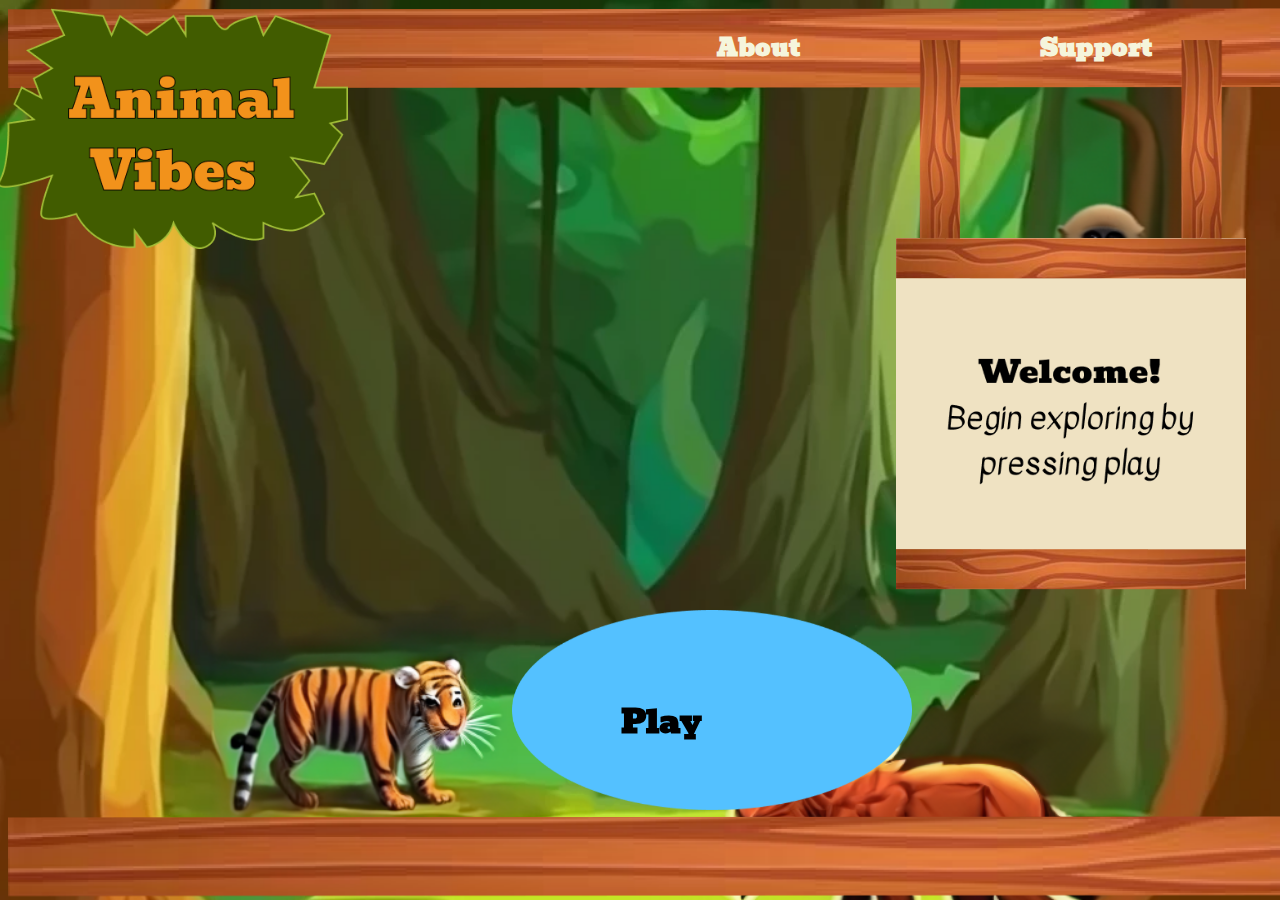
<file: index.html>
<!DOCTYPE html>
<html lang="en">
<head>
    <link rel="preconnect" href="https://fonts.googleapis.com">
    <link rel="preconnect" href="https://fonts.gstatic.com" crossorigin>
    <link href="https://fonts.googleapis.com/css2?family=Bevan:ital@0;1&display=swap" rel="stylesheet">
    <meta charset="UTF-8">
    <meta name="viewport" content="width=device-width, initial-scale=1.0">
    <title>Animal Vibes</title>
    <link rel="stylesheet" href="css/style.css">
</head>
    <body id="home">
        <div class="horizontal-wood">
            <img src="img/light-brown-cartoon-wood-texture-pattern-wallpaper-background.png" width="1900px" height="80px">
        </div>
        <header>
            <img id="logo" src="img/Group 2.png" alt="logo for webpage" width="350px">
            <h2 id="about"><a href="about.html">About</a></h2>
            <h2 id="support"><a href="support.html">Support</a></h2>
        </header>
            <img id="welcome" src="img/Group 5.png" width="350px" height="550px">
            <img id="button_1" src="img/Ellipse 4.png" width="400px" height="200px">
            <h1><a id="colorchange" href="creation.html">Play</a></h1>
        <footer>
            <img src="img/light-brown-cartoon-wood-texture-pattern-wallpaper-background.png" width="1900px" height="80px">
        </footer>
    </body>
</html>
</file>
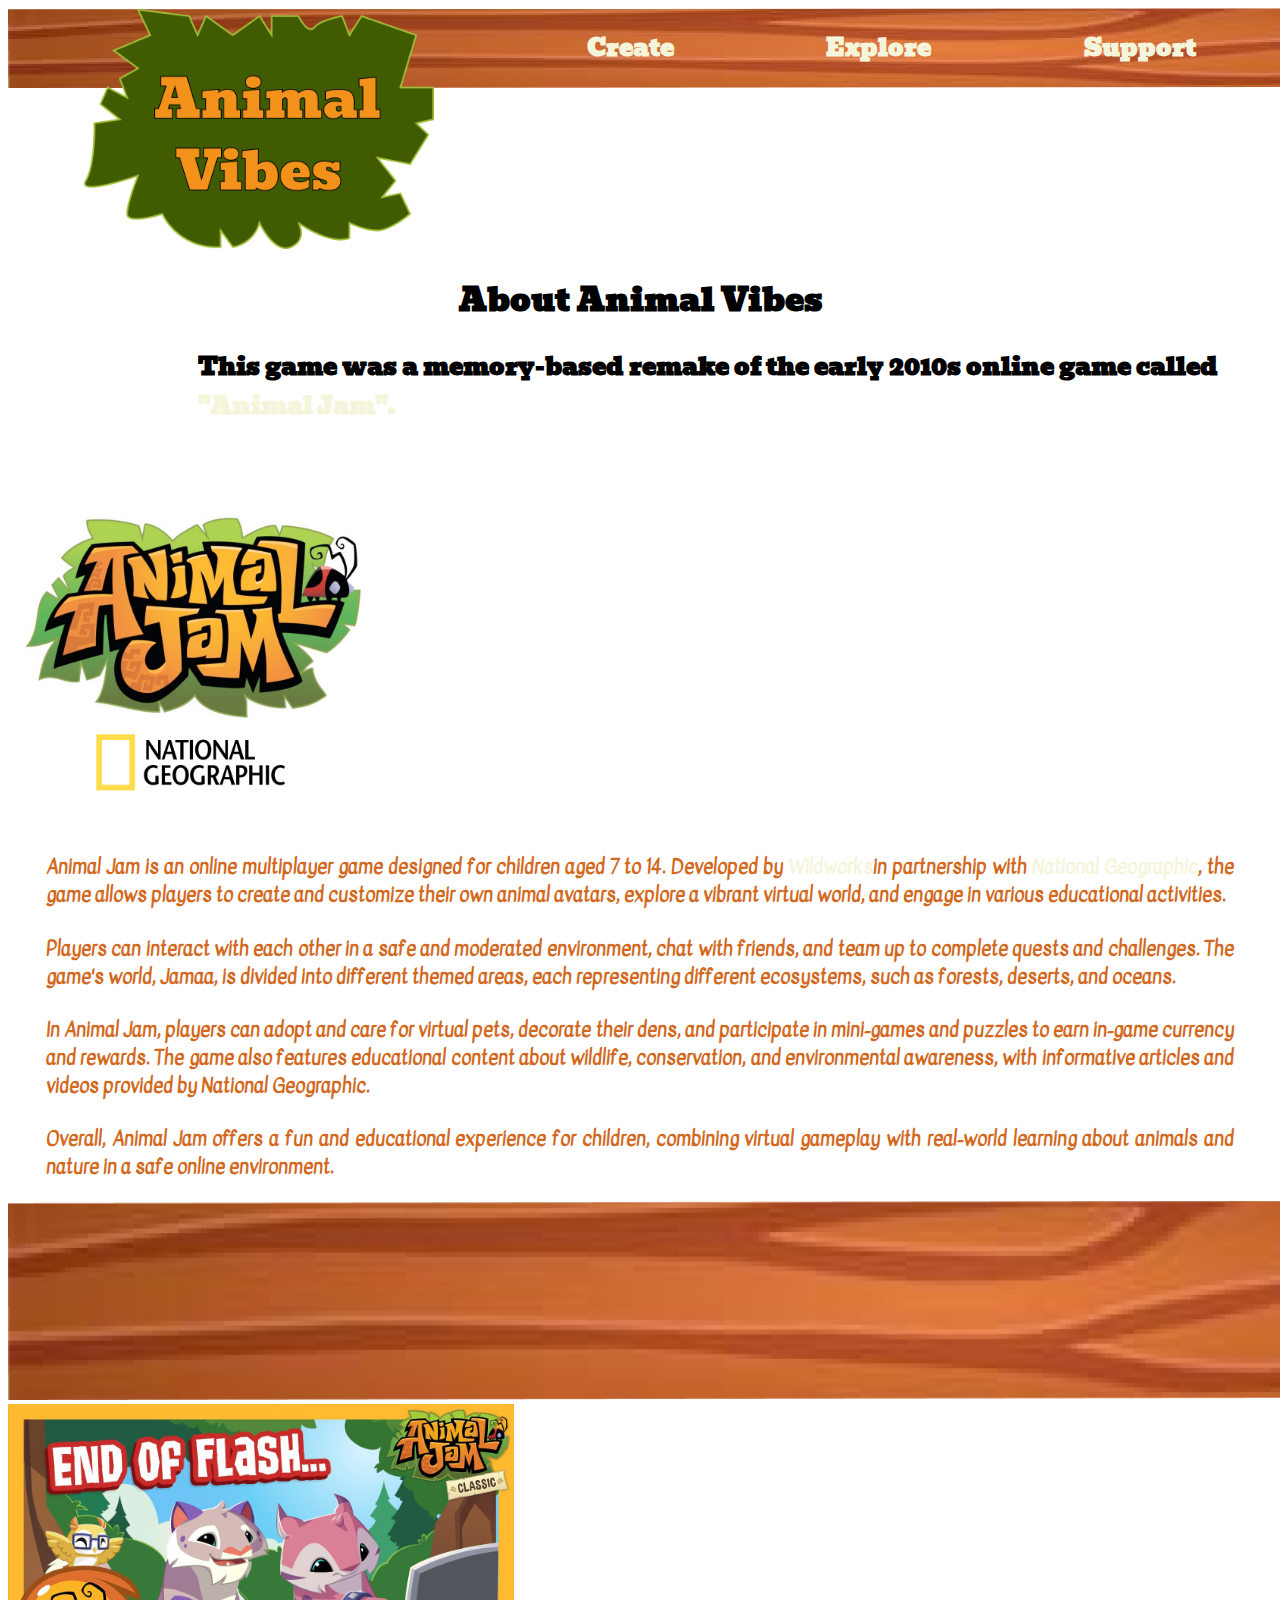
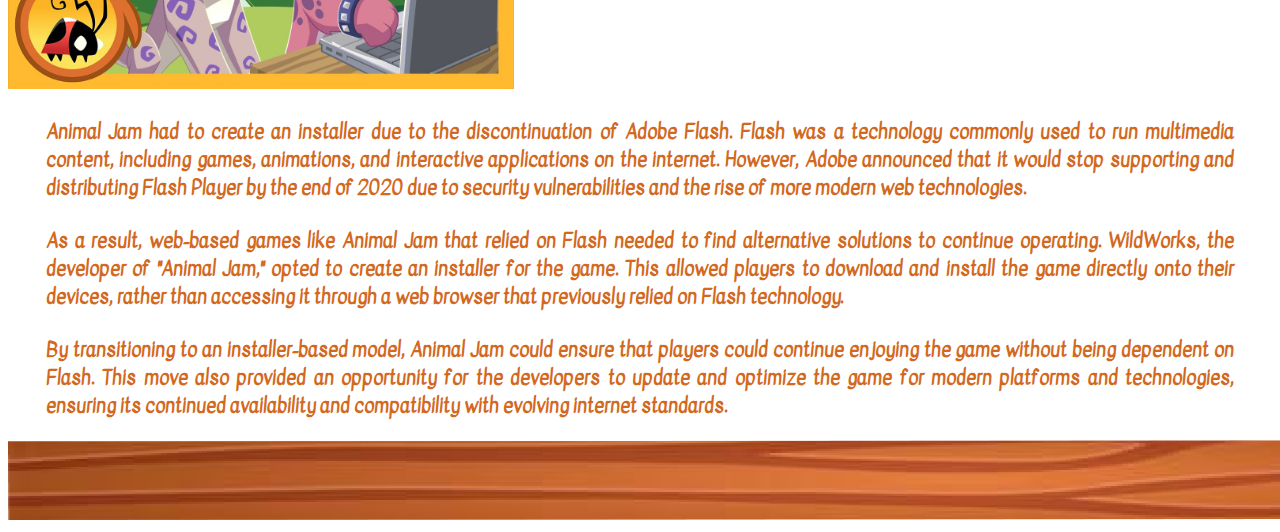
<file: about.html>
<!DOCTYPE html>
<html lang="en">
<head>
    <link rel="preconnect" href="https://fonts.googleapis.com">
    <link rel="preconnect" href="https://fonts.gstatic.com" crossorigin>
    <link href="https://fonts.googleapis.com/css2?family=Bevan:ital@0;1&display=swap" rel="stylesheet">
    <link rel="preconnect" href="https://fonts.googleapis.com">
    <link rel="preconnect" href="https://fonts.gstatic.com" crossorigin>
    <link href="https://fonts.googleapis.com/css2?family=Bevan:ital@0;1&family=Kavivanar&display=swap" rel="stylesheet">
    <meta charset="UTF-8">
    <meta name="viewport" content="width=device-width, initial-scale=1.0">
    <title>Animal Vibes</title>
    <link rel="stylesheet" href="css/style.css">
</head>
<body id="new-about">
    <div>
        <img class="horizontal-wood" src="img/light-brown-cartoon-wood-texture-pattern-wallpaper-background.png" width="1900px" height="80px">
    </div>
    <header>
        <a href="index.html">
            <img src="img/Group 2.png" alt="logo for webpage" width="350px">
        </a>
        <h2><a href="creation.html">Create</a></h2>
        <h2><a href="explore.html">Explore</a></h2>
        <h2><a href="support.html">Support</a></h2>
    </header>
    <h1>About Animal Vibes</h1>
    <h2 id="second_font">
        <h2 id="text-position-2">This game was a memory-based remake of the early 2010s online game called 
            <a class="different-color-link" href="https://www.animaljam.com/en" target="_blank">"Animal Jam".</a>
        </h2>
    </h2>
    <img src="img/logoanimal.png" alt="Image of Original Logo" width="30%">
    <h3 class="text-position" class="Kavivanar">
       Animal Jam is an online multiplayer game designed for children aged 7 to 14. 
       Developed by <a class="different-color-link" href="https://www.wildworks.com/#welcome" target="_blank">Wildworks</a>in partnership with <a class="different-color-link" href="https://www.natgeokids.com/uk/kids-club/entertainment/general-entertainment/what-is-animal-jam/" target="_blank">National Geographic</a>, the game allows players to create and customize their own animal avatars, explore a vibrant virtual world, and engage in various educational activities.
    </h3>
    <h3 class="text-position" class="Kavivanar">
        Players can interact with each other in a safe and moderated environment, chat with friends, and team up to complete quests and challenges. The game's world, Jamaa, is divided into different themed areas, each representing different ecosystems, such as forests, deserts, and oceans.
    </h3>
    <h3 class="text-position" class="Kavivanar">
        In Animal Jam, players can adopt and care for virtual pets, decorate their dens, and participate in mini-games and puzzles to earn in-game currency and rewards. The game also features educational content about wildlife, conservation, and environmental awareness, with informative articles and videos provided by National Geographic.
    </h3>
    <h3 class="text-position" class="Kavivanar">
        Overall, Animal Jam offers a fun and educational experience for children, combining virtual gameplay with real-world learning about animals and nature in a safe online environment.
    </h3>
    <img src="img/light-brown-cartoon-wood-texture-pattern-wallpaper-background.png" width="1900px" height="200px">
    <img src="img/flash-no-more.jpg" alt="Image of AJ without Flash"
    width="40%">
    <h3 class="text-position" class="Kavivanar">
        Animal Jam had to create an installer due to the discontinuation of Adobe Flash. Flash was a technology commonly used to run multimedia content, including games, animations, and interactive applications on the internet. However, Adobe announced that it would stop supporting and distributing Flash Player by the end of 2020 due to security vulnerabilities and the rise of more modern web technologies.
    </h3>
    <h3 class="text-position" class="Kavivanar">
        As a result, web-based games like Animal Jam that relied on Flash needed to find alternative solutions to continue operating. WildWorks, the developer of "Animal Jam," opted to create an installer for the game. This allowed players to download and install the game directly onto their devices, rather than accessing it through a web browser that previously relied on Flash technology.
    </h3>
    <h3 class="text-position" class="Kavivanar">
        By transitioning to an installer-based model, Animal Jam could ensure that players could continue enjoying the game without being dependent on Flash. This move also provided an opportunity for the developers to update and optimize the game for modern platforms and technologies, ensuring its continued availability and compatibility with evolving internet standards.
    </h3>
    <footer id="new-footer">
        <img src="img/light-brown-cartoon-wood-texture-pattern-wallpaper-background.png" width="1900px" height="80px">
    </footer>
</body>
</file>
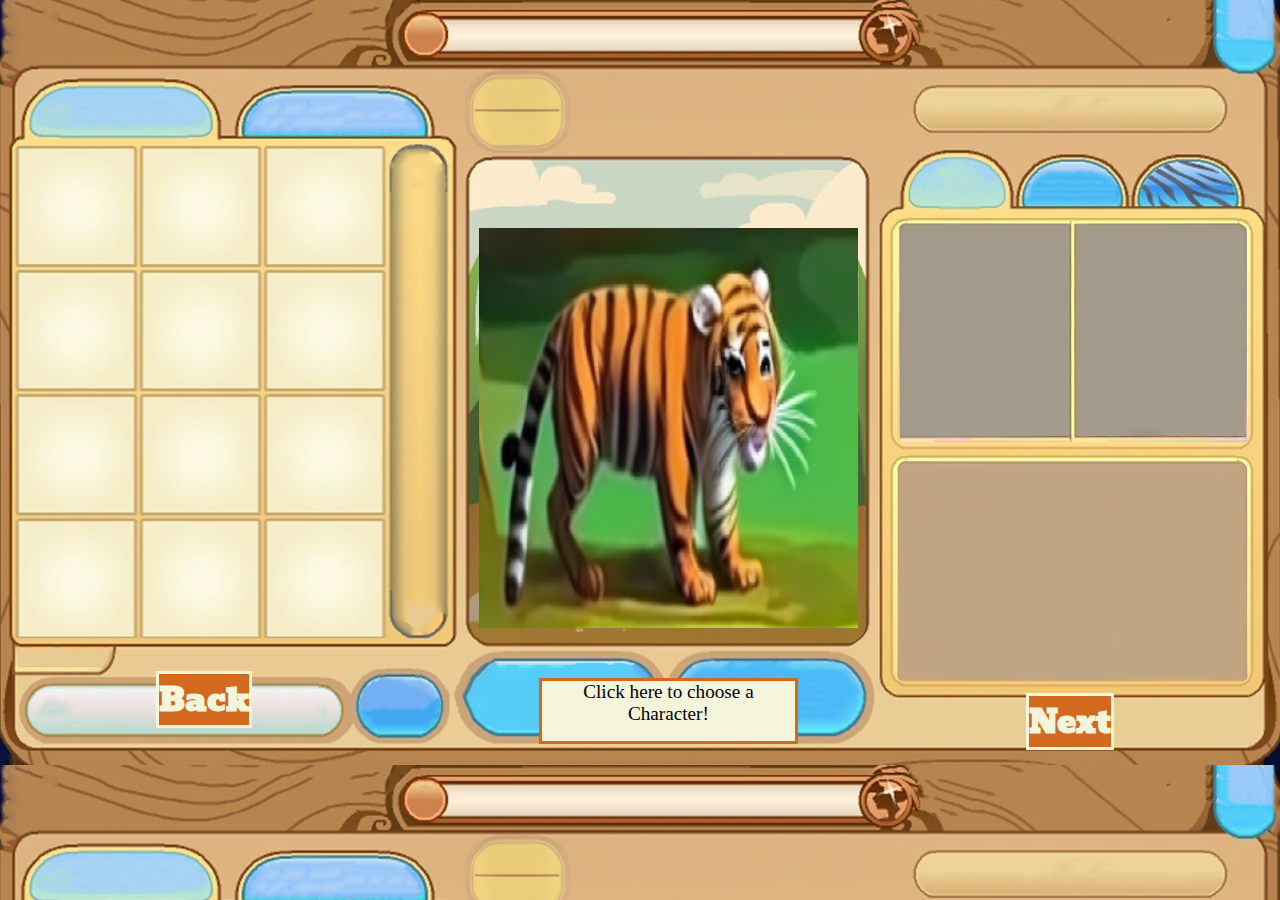
<file: creation.html>
<!DOCTYPE html>
<html lang="en">
  <head>
    <link rel="preconnect" href="https://fonts.googleapis.com">
    <link rel="preconnect" href="https://fonts.gstatic.com" crossorigin>
    <link href="https://fonts.googleapis.com/css2?family=Bevan:ital@0;1&display=swap" rel="stylesheet">
    <meta charset="UTF-8" />
    <meta name="viewport" content="width=device-width, initial-scale=1.0" />
    <title>Create</title>
    <link rel="stylesheet" href="css/style.css" />
    <script>
    function showText(text) {
        document.getElementById("displayText").innerText = text;
        document.getElementById("displayTextContainer").style.display = "block";
      }
      
      function hideText() {
        document.getElementById("displayTextContainer").style.display = "none";
      }

      // Get the button and image elements by their IDs
        var buttonElement = document.getElementById("button");
        var imageElement = document.getElementById("the-image");

    // Define an array of image sources
        var imageSources = [
        "img/image-one.png",
        "img/image-two.png",
        "img/image-three.png",
        "img/image-four.png",
        ];

// Counter to keep track of the current image index
    var currentImageIndex = 0;
// Add a click event listener to the button
    buttonElement.addEventListener("click", function () {
// Change the src attribute of the image to the next one in the array
    imageElement.src = imageSources[currentImageIndex];

// Increment the counter for the next click
    currentImageIndex++;

// Reset the counter if it goes beyond the array length
    if (currentImageIndex >= imageSources.length) {
    currentImageIndex = 0;
    }
});
    </script>
  </head>
  <body id="create-body">
    <img id="the-image" src="img/tiger.png" alt="Image 1"/>
    <div id="button">Click here to choose a Character!</div>
    <script src="js/change-image.js"></script>
    <h1><a id="move-button-2" href="index.html">Back</a></h1>
    <h1><a id="move-button" href="explore.html">Next</a></h1>
  </body>
</html>
</file>
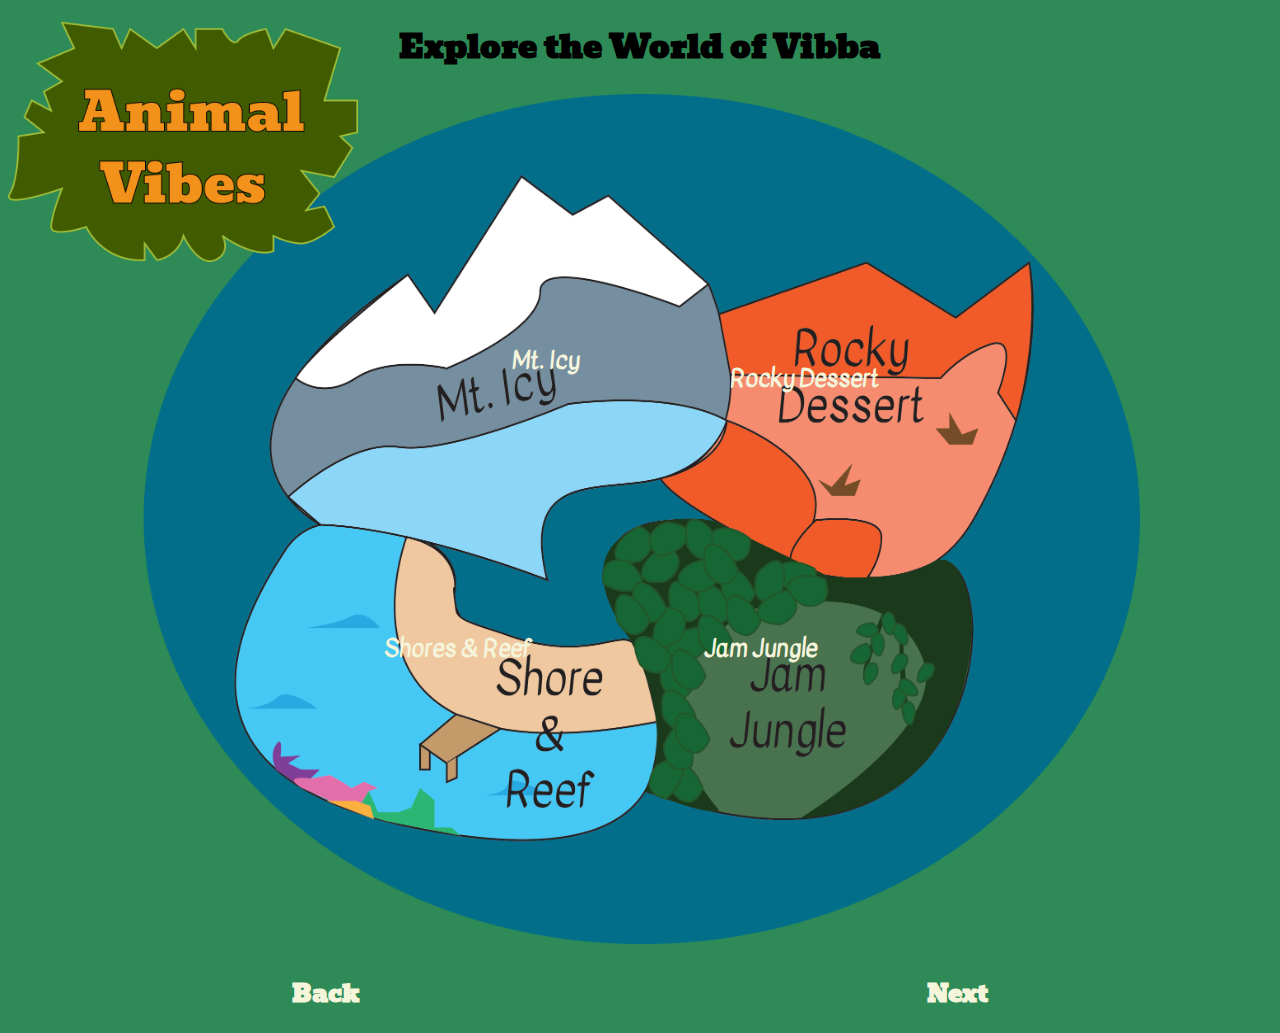
<file: explore.html>
<!DOCTYPE html>
<html lang="en">
<head>
    <link rel="preconnect" href="https://fonts.googleapis.com">
    <link rel="preconnect" href="https://fonts.gstatic.com" crossorigin>
    <link href="https://fonts.googleapis.com/css2?family=Bevan:ital@0;1&display=swap" rel="stylesheet">
    <link rel="preconnect" href="https://fonts.googleapis.com">
    <link rel="preconnect" href="https://fonts.gstatic.com" crossorigin>
    <link href="https://fonts.googleapis.com/css2?family=Bevan:ital@0;1&family=Kavivanar&display=swap" rel="stylesheet">
    <meta charset="UTF-8">
    <meta name="viewport" content="width=device-width, initial-scale=1.0">
    <title>Animal Vibes</title>
    <link rel="stylesheet" href="css/style.css">
</head>
<body id="explore">
    <header id="explore-header">
        <a href="index.html">
        <img src="img/Group 2.png" alt="logo for webpage" width="350px">
        </header>
        <h1>Explore the World of Vibba</h1>
    <h2 id="different_font">
        <a id="land-1" href="land_1.html">Mt. Icy</a>
        <a id="land-2" href="land_2.html">Shores & Reef</a>
        <a id="land-3" href="land_3.html">Rocky Dessert</a>
        <a id="land-4" href="land_4.html">Jam Jungle</a>
        <img src="img/world.png" alt="Animal Vibes World image" width="1000" height="850">
    <h2 id="bottom">
        <a href="creation.html">Back</a>
        <a href="about.html">Next</a>
    </h2>
</body>
</file>
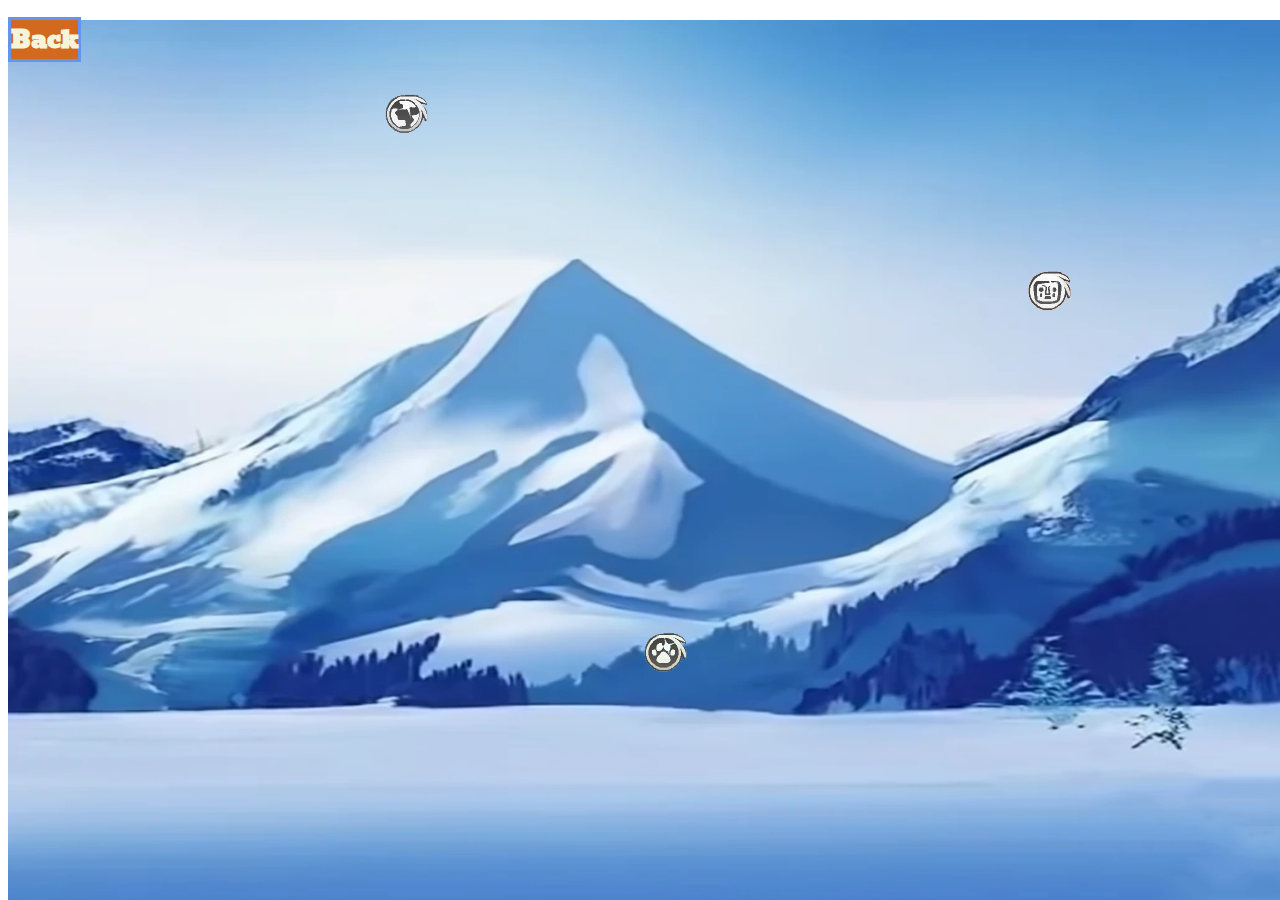
<file: land_1.html>
<!DOCTYPE html>
<html lang="en">
  <head>
    <link rel="preconnect" href="https://fonts.googleapis.com">
    <link rel="preconnect" href="https://fonts.gstatic.com" crossorigin>
    <link href="https://fonts.googleapis.com/css2?family=Bevan:ital@0;1&display=swap" rel="stylesheet">
    <meta charset="UTF-8" />
    <meta name="viewport" content="width=device-width, initial-scale=1.0" />
    <title>Image Viewer</title>
    <script src="js/click-to-enlarge.js"></script>
    <link rel="stylesheet" href="css/style.css" />
  </head>
  <body>
      <img id="mountains" src="img/mountains.webp" alt="">
      <img
        class="thumbnail"
        id="mt-icy-one"
        src="img/Mt-Icy-1tag.png"
        onclick="showText('As of 2022, Animal Jam has over 130 million registered users worldwide, making it one of the largest online virtual worlds!')"
        alt="Thumbnail 1"
      />
      <img
        class="thumbnail"
        id="mt-icy-two"
        src="img/Mt-icy-2-tag.png"
        onclick="showText('Polar bears are like the kings and queens of the Arctic. They have thick fur to keep them warm and love to swim in the icy waters.')"
        alt="Thumbnail 2"
      />
      <img
        class="thumbnail"
        id="mt-icy-three"
        src="img/Mt-icy-3-tag.png"
        onclick="showText('The Arctic is a super cold place at the tippy-top of the Earth. In fact, its one of the coldest spots on the whole planet! The Arctic is covered in ice and snow almost all year round. Its like a giant ice kingdom!')"
        alt="Thumbnail 3"
      />
      <h2><a class="back-new-color" href="explore.html">Back</a></h2>

    <div id="displayTextContainer" onclick="hideText()">
      <div id="displayText"></div>
    </div>
  </body>
</html>
</file>
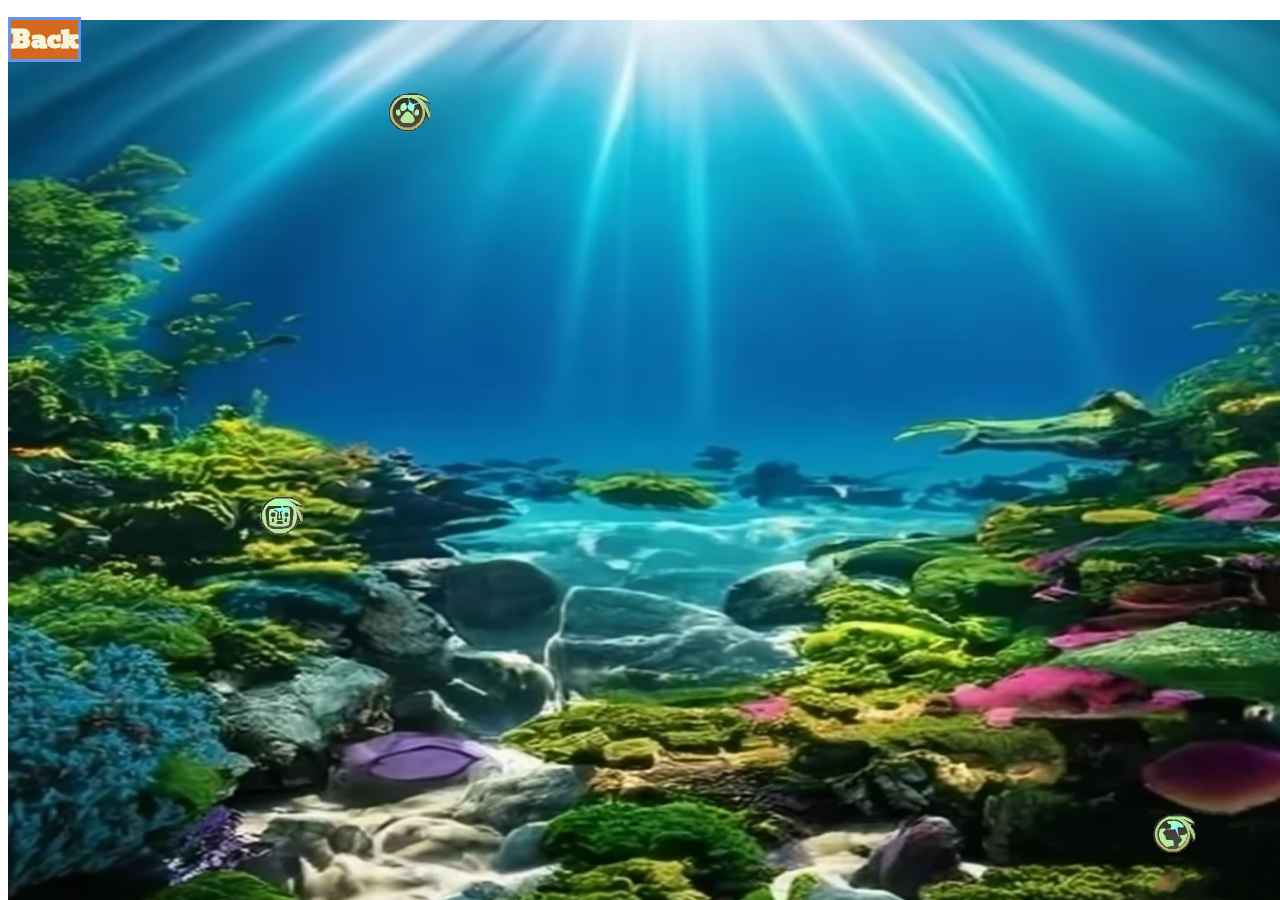
<file: land_2.html>
<!DOCTYPE html>
<html lang="en">
<head>
  <link rel="preconnect" href="https://fonts.googleapis.com">
    <link rel="preconnect" href="https://fonts.gstatic.com" crossorigin>
    <link href="https://fonts.googleapis.com/css2?family=Bevan:ital@0;1&display=swap" rel="stylesheet">
  <meta charset="UTF-8" />
  <meta name="viewport" content="width=device-width, initial-scale=1.0" />
  <title>Image Viewer</title>
  <script src="js/click-to-enlarge.js"></script>
  <link rel="stylesheet" href="css/style.css" />
</head>
<body>
      <img id="Shores" src="img/ocean.webp" alt="Shores&Reef background">
      <img
        class="thumbnail"
        id="shores-one"
        src="img/ocean-1-tag.png"
        onclick="showText('Even though weve explored a lot of the ocean, theres still so much we dont know! Every time scientists dive into the depths, they discover new creatures and wonders of the sea.')"
        alt="Thumbnail 1"
      />
      <img
        class="thumbnail"
        id="shores-two"
        src="img/ocean-2-tag.png"
        onclick="showText('Coral reefs are like underwater rainforests, full of bright colors and incredible creatures like fish and sea turtles. Theyre like a bustling underwater city!')"
        alt="Thumbnail 2"
      />
      <img
        class="thumbnail"
        id="shores-three"
        src="img/ocean-3-tag.png"
        onclick="showText('Besides playing games, you can also get creative in Animal Jam. You can design your own den, make artwork, or write stories about your adventures.')"
        alt="Thumbnail 3"
      />
      <h2><a class="back-new-color" href="explore.html">Back</a></h2>

    <div id="displayTextContainer" onclick="hideText()">
      <div id="displayText"></div>
    </div>
</body>
</file>
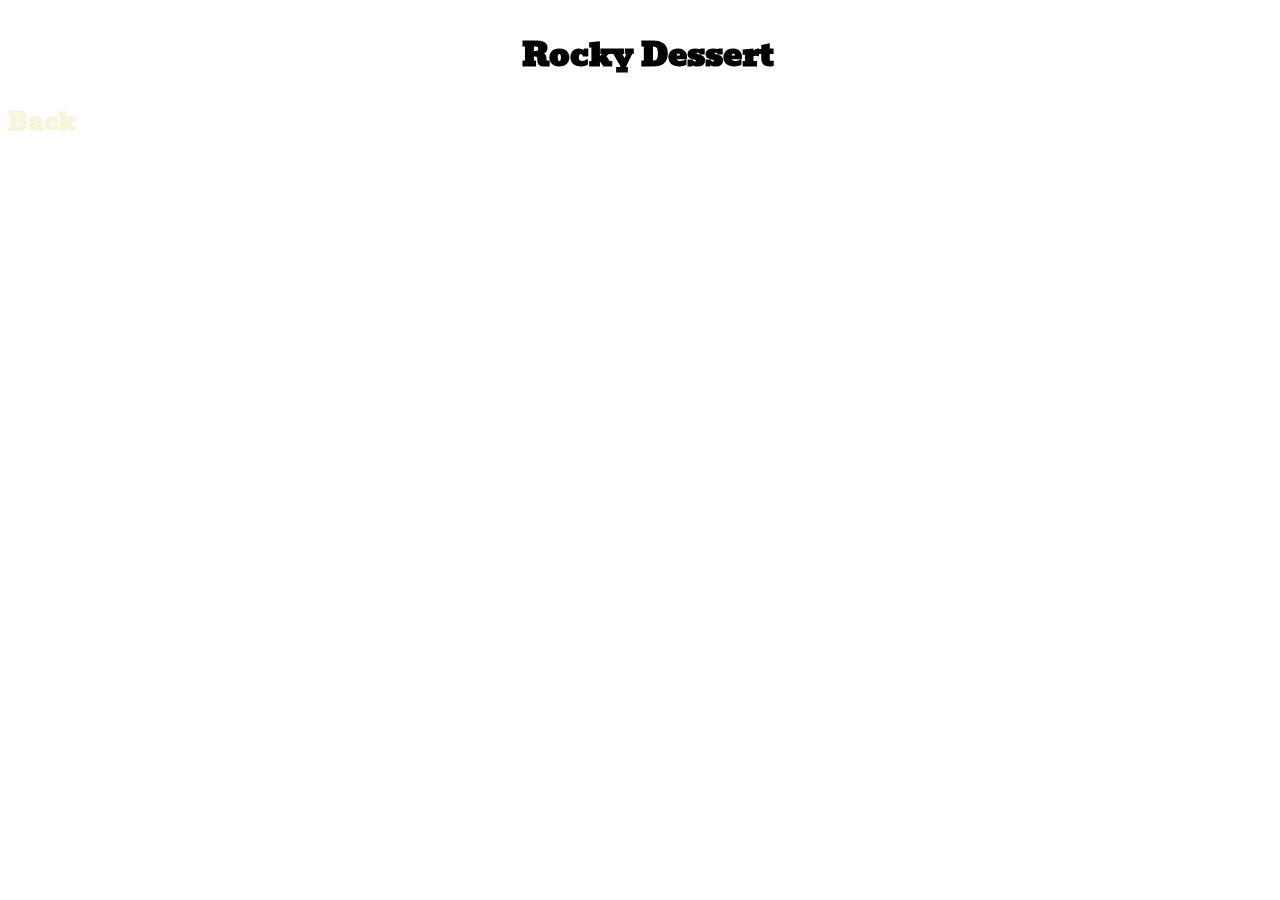
<file: land_3.html>
<!DOCTYPE html>
<html lang="en">
<head>
        <a href="land_1.html"></a>
        <a href="land_2.html"></a>
        <a href="land_3.html"></a>
        <a href="land_4.html"></a>
    <link rel="preconnect" href="https://fonts.googleapis.com">
    <link rel="preconnect" href="https://fonts.gstatic.com" crossorigin>
    <link href="https://fonts.googleapis.com/css2?family=Bevan:ital@0;1&display=swap" rel="stylesheet">
    <meta charset="UTF-8">
    <meta name="viewport" content="width=device-width, initial-scale=1.0">
    <title>Animal Vibes</title>
    <link rel="stylesheet" href="css/style.css">
</head>
<body id="rocky">
    <h1>Rocky Dessert</h1>
    <h2><a href="explore.html">Back</a></h2>
</body>
</file>
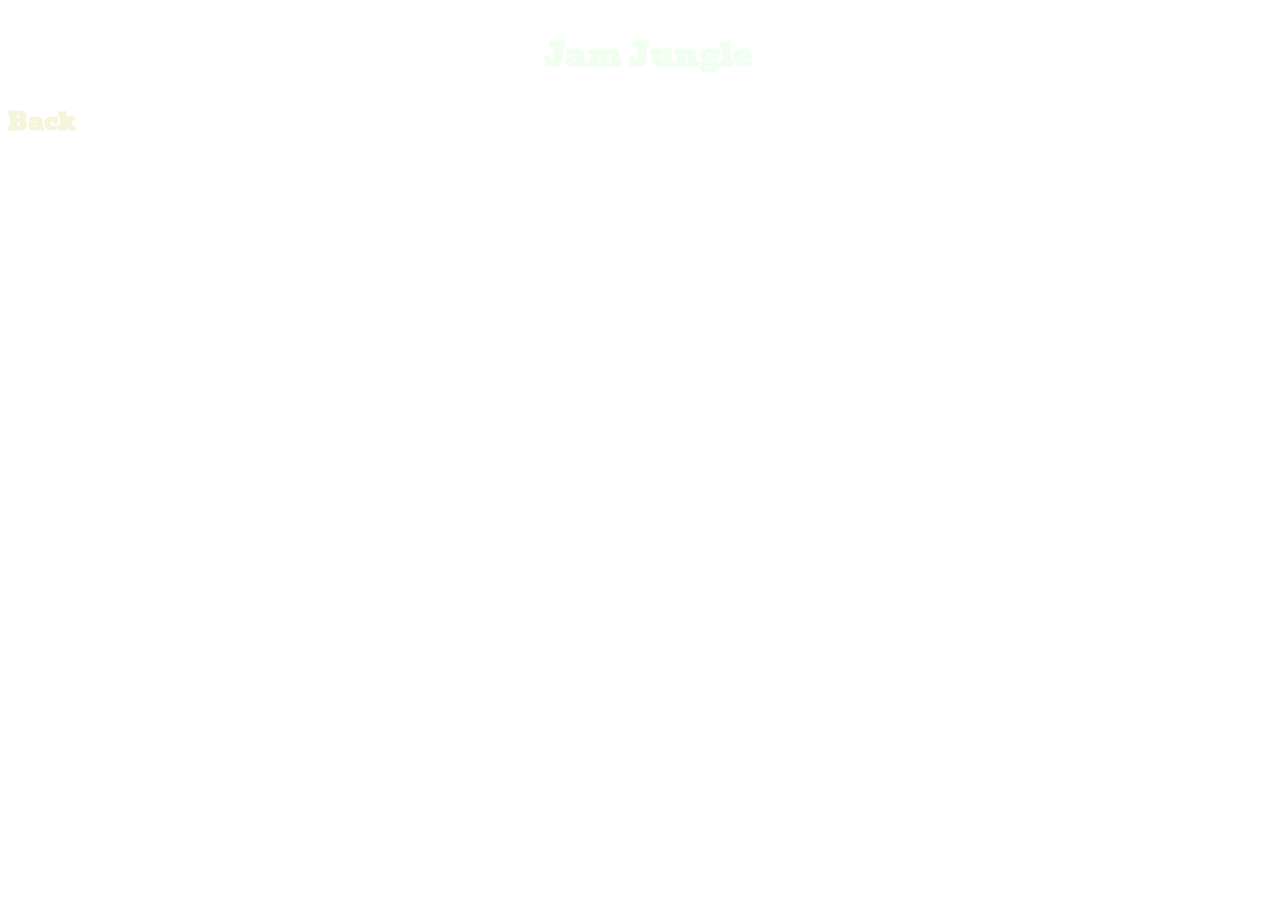
<file: land_4.html>
<!DOCTYPE html>
<html lang="en">
<head>
        <a href="land_1.html"></a>
        <a href="land_2.html"></a>
        <a href="land_3.html"></a>
        <a href="land_4.html"></a>
    <link rel="preconnect" href="https://fonts.googleapis.com">
    <link rel="preconnect" href="https://fonts.gstatic.com" crossorigin>
    <link href="https://fonts.googleapis.com/css2?family=Bevan:ital@0;1&display=swap" rel="stylesheet">
    <meta charset="UTF-8">
    <meta name="viewport" content="width=device-width, initial-scale=1.0">
    <title>Animal Vibes</title>
    <link rel="stylesheet" href="css/style.css">
</head>
<body id="jungle">
    <h1 id="jam">Jam Jungle</h1>
    <h2><a href="explore.html">Back</a></h2>
</body>
</file>
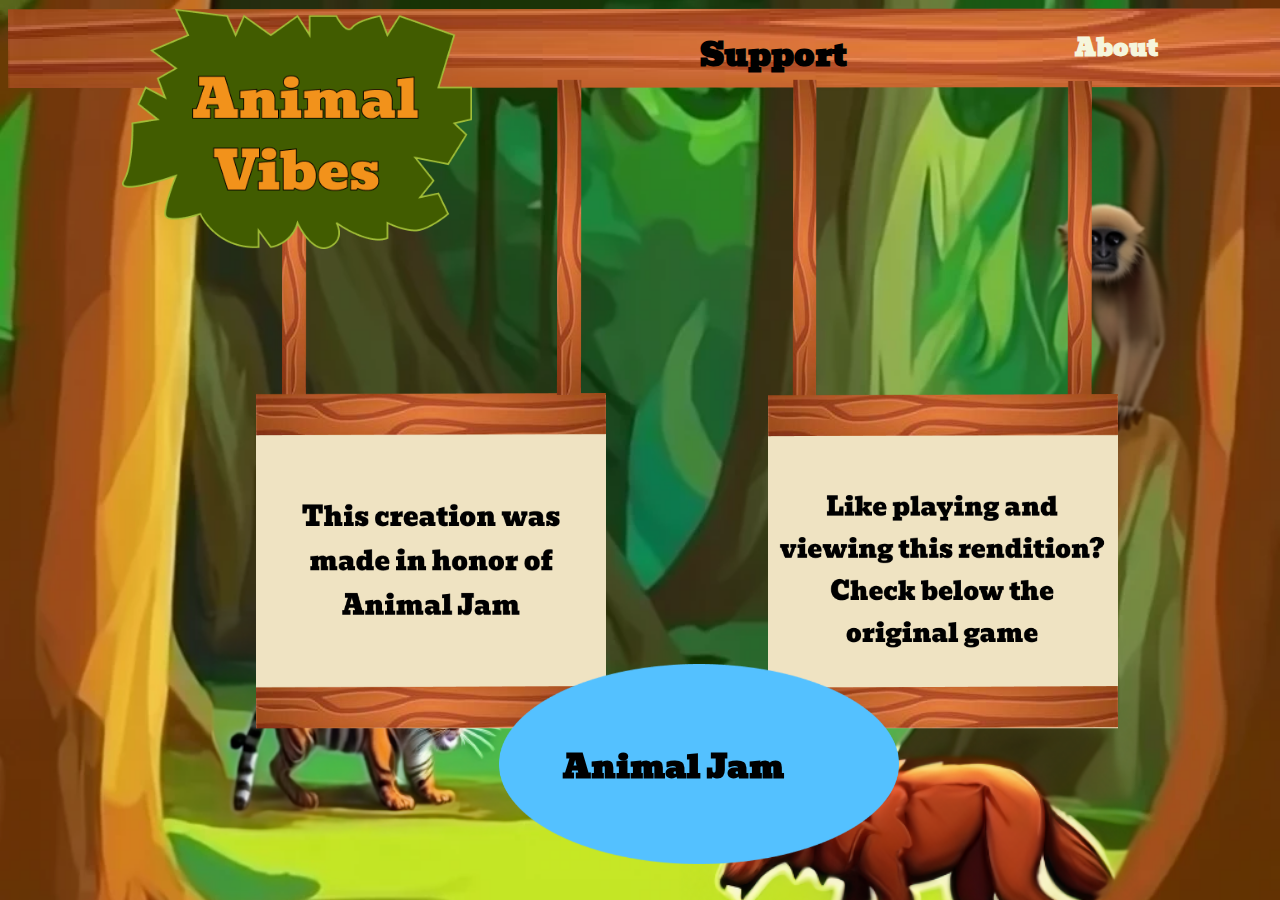
<file: support.html>
<!DOCTYPE html>
<html lang="en">
<head>
    <link rel="preconnect" href="https://fonts.googleapis.com">
    <link rel="preconnect" href="https://fonts.gstatic.com" crossorigin>
    <link href="https://fonts.googleapis.com/css2?family=Bevan:ital@0;1&display=swap" rel="stylesheet">
    <meta charset="UTF-8">
    <meta name="viewport" content="width=device-width, initial-scale=1.0">
    <title>Animal Vibes</title>
    <link rel="stylesheet" href="css/style.css">
</head>
<body id="support_2">
    <div>
        <img class="horizontal-wood" src="img/light-brown-cartoon-wood-texture-pattern-wallpaper-background.png" width="1900px" height="80px">
    </div>
    <header>
        <a href="index.html">
        <img src="img/Group 2.png" alt="logo for webpage" width="350px">
        </a>
        <h1>Support</h1>
        <h2><a href="about.html">About</a></h2>
    </header>
        <img id="sign-1" src="img/Group 6.png" alt="Sign image number 1" width="350px" height="650px">
        <img id="sign-2" src="img/Group 6 copy.png" alt="Sign image number 2" width="350px" height="650px">
        <img id="button_2" src="img/Ellipse 4.png" alt="link to AJ" width="400px" height="200px">
        <h1><a id="colorchange_2" href="https://www.animaljam.com/en" target="_blank">Animal Jam</a></h1>
</body>
</file>
<file: css/style.css>
#home {
    background-image: url(../img/forest.png);
    background-repeat: no-repeat;
    background-size: cover;
    background-color: black;
    background-position: absolute;
}

h1 {
    font-family: "Bevan", serif; 
    color: black;
    text-align: center;
}

h2 {
    font-family: "Bevan", serif;
}

#explore {
    background-color:seagreen;
    text-align: center;
}

#different_font {
    font-family: "Kavivanar", cursive;
}

#mountains {
    position: fixed;
    z-index: -1;
    width: 100vw;
    height: 100vh;
}

#Shores {
    position: fixed;
    z-index: -1;
    width: 100vw;
    height: 100vh;
}

#rocky {
    position: fixed;
    z-index: -1;
    width: 100vw;
    height: 100vh;
}

#jungle {
    position: fixed;
    z-index: -1;
    width: 100vw;
    height: 100vh;
}
 
#jam {
    color: honeydew;
}

#second_font {
    font-family: "Kavivanar", cursive;
}

.Kavivanar {
    font-family: "Kavivanar", cursive;
    color: chocolate;
}

#support_2{
    background-image: url(../img/forest.png);
    background-repeat: no-repeat;
    background-position: absolute;
    background-size: cover;
    background-color: black;
}

header {
    display: flex;
    justify-content: space-around;
    flex-direction: row;
}

footer {
    position: fixed;
    bottom: 0px;
}

#logo {
    position: relative;
    left: -130px;
}

#button_1 {
    position: fixed;
    left: 40%;
    bottom: 10%
}

#button_2 {
    position: fixed;
    left: 39%;
    bottom: 4%  
}

#colorchange {
    color: black;
    position: fixed;
    bottom: 17%;
    left: 48.5%;
}

#colorchange_2 {
    color: black;
    position: fixed;
    bottom: 12%;
    left: 44%; 
}

.horizontal-wood {
    position: absolute;
    z-index: -1;
}

#welcome {
    position: absolute;
    left: 70%;
    bottom: 34.5%;
}

#land-1 {
    position: absolute;
    top: 38%;
    left: 40%;
}

#land-2 {
    position: absolute;
    top: 70%;
    left: 30%;
}

#land-3 {
    position: absolute;
    top: 40%;
    left: 57%;
}

#land-4 {
    position: absolute;
    top: 70%;
    left: 55%;
}

#explore-header {
    position: absolute;
}

#bottom {
    display: flex;
    justify-content: space-around;
    flex-direction: row;
}

.different-color-link:visited {
    color:darkseagreen;
    text-decoration:none;  
}
#new-footer {
    position: relative;
    bottom: 0px;
}

.text-position {
    margin-top: 2%;
    margin-left: 3%;
    margin-right: 3%;
    color: chocolate;
    font-size: larger;
    font-family: "Kavivanar", cursive;
    text-align:justify;
}

#text-position-2 {
    font-family: "Bevan", serif;
    margin-left: 15%;
}

#sign-1 {
    position: absolute;
    left: 60%;
    top: 8.8%;
    z-index: -1;
}

#sign-2 {
    position: absolute;
    left: 20%;
    top: 8.8%;
    z-index: -1;
}

#mt-icy-one {
    position: absolute;
    left: 50%;
    top: 70%;
}

#mt-icy-two {
    position: absolute;
    left: 80%;
    top: 30%;
}

#mt-icy-three {
    position: absolute;
    left: 30%;
    top: 10%;
}

#displayTextContainer {
    position:absolute;
    left:40%;
    right: 20%;
    top:50%;
    background-color:beige;
    color: chocolate;
    font-size: larger;
    font-family: "Kavivanar", cursive;
    text-align: center;
}

#shores-one {
    position: absolute;
    left: 30%;
    top: 10%;
}

#shores-two {
    position: absolute;
    left: 20%;
    top: 55%;
}

#shores-three {
    position: absolute;
    left: 90%;
    top: 90%;
}

#rocky-one {
    position: absolute;
    left: 80%;
    top: 40%;
}

#rocky-two {
    position: absolute;
    left: 20%;
    top: 90%;
}

#rocky-three {
    position: absolute;
    left: 50%;
    top: 10%;
}

#jungle-one {
    position: absolute;
    left: 40%;
    top: 35%;
}

#jungle-two {
    position: absolute;
    left: 10%;
    top: 90%;
}

#jungle-three {
    position: absolute;
    left: 90%;
    top: 50%;
}

a:link {
    color: beige;
    text-decoration: none;
  }
  
  /* visited link */
  a:visited {
    color: beige;
    text-decoration: none;
  }
  
  /* mouse over link */
  a:hover {
    color: black;
    text-decoration: none;
  }
  
  /* selected link */
  a:active {
    color: beige;
    text-decoration: none;
  }

/* #new-about {

} */

/* New code for button click, image appearing */
  


#the-image {
    position: relative;
    left: 2.25%;
    top: 190px;
    width: 30%;
    height: 400px;
    margin: auto;
    display: block;
    margin-top: 3%;
  }
  
#button {
    font-family: "Kavivanar", cursive;
    border: 3px chocolate solid;
    background-color: beige;
    margin: 50px auto 30px auto;
    width: 20%;
    height: 60px;
    text-align: center;
    font-size: larger;
    position: relative;
    left: 2.25%;
    top: 190px;
  }

#move-button {
    position: relative;
    right: -34%;
    bottom: -40px;
    font-family: "Bevan" serif;
    border: 3px beige solid;
    background-color: chocolate;
    margin: 50px auto 30px auto;
}

#move-button-2 {
    position: relative;
    left: -34.5%;
    top: 90px;
    font-family: "Bevan" serif;
    border: 3px beige solid;
    background-color: chocolate;
    margin: 50px auto 30px auto;
}

#create-body {
    background-image: url(../img/custom-background.png);
    background-size: cover;
  }

.back-new-color {
    font-family: "Bevan" serif;
    background-color: chocolate;
    border: 3px cornflowerblue solid;
}
</file>
